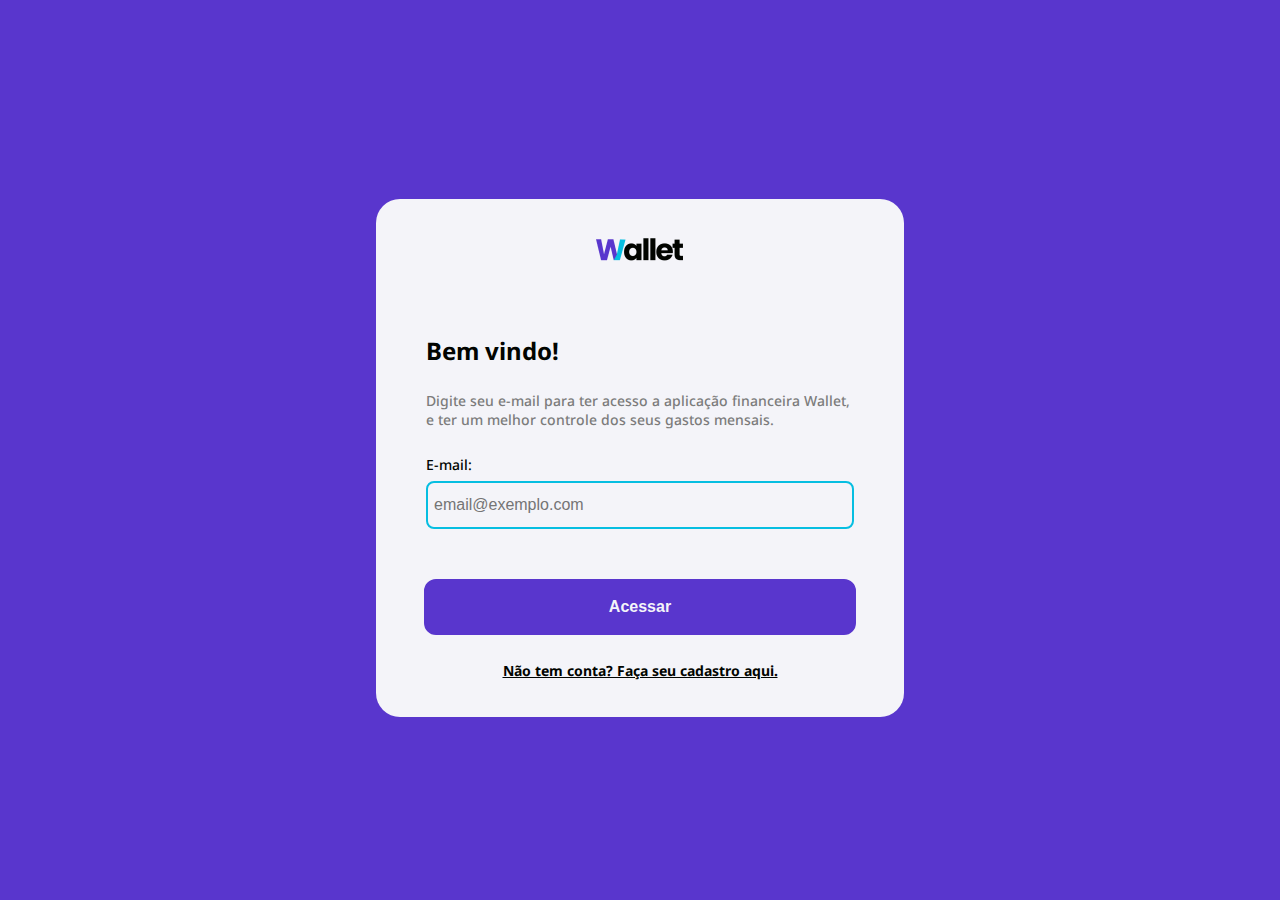
<file: index.html>
<!DOCTYPE html>
<html lang="en">
<head>
  <meta charset="UTF-8">
  <meta http-equiv="X-UA-Compatible" content="IE=edge">
  <meta name="viewport" content="width=device-width, initial-scale=1.0">
  <title>Wallet App - Login</title>
  <link rel="stylesheet" href="style.css">
  <script src="index.js"></script>
</head>
<body>
  <div class="auth-container ">

    <main class="container-login mt">
      <div>
        <img class="logo" src="src/img/logo.png" alt="">
      </div>
      <div class="login-info " >
        <h2>
          Bem vindo!
        </h2>
        <p class="text-login">Digite seu e-mail para ter acesso a aplicação financeira Wallet, e ter um melhor controle dos seus gastos mensais.</p>
        <label class="info-user" for="email-login">E-mail:</label>
        <input class="input-email" type="email" name="email-login" id="email-login" placeholder="email@exemplo.com">
    

      </div>
      <div class="btn-acess">
        <button onclick="onClickLogin()">Acessar</button>
      </div>
      
      <div class="link-cadastro">
        <a href="src/pages/register/index.html">Não tem conta? Faça seu cadastro aqui.</a>
      </div>
        
      </div>
    </main>

  </div>
</body>
</html>
</file>
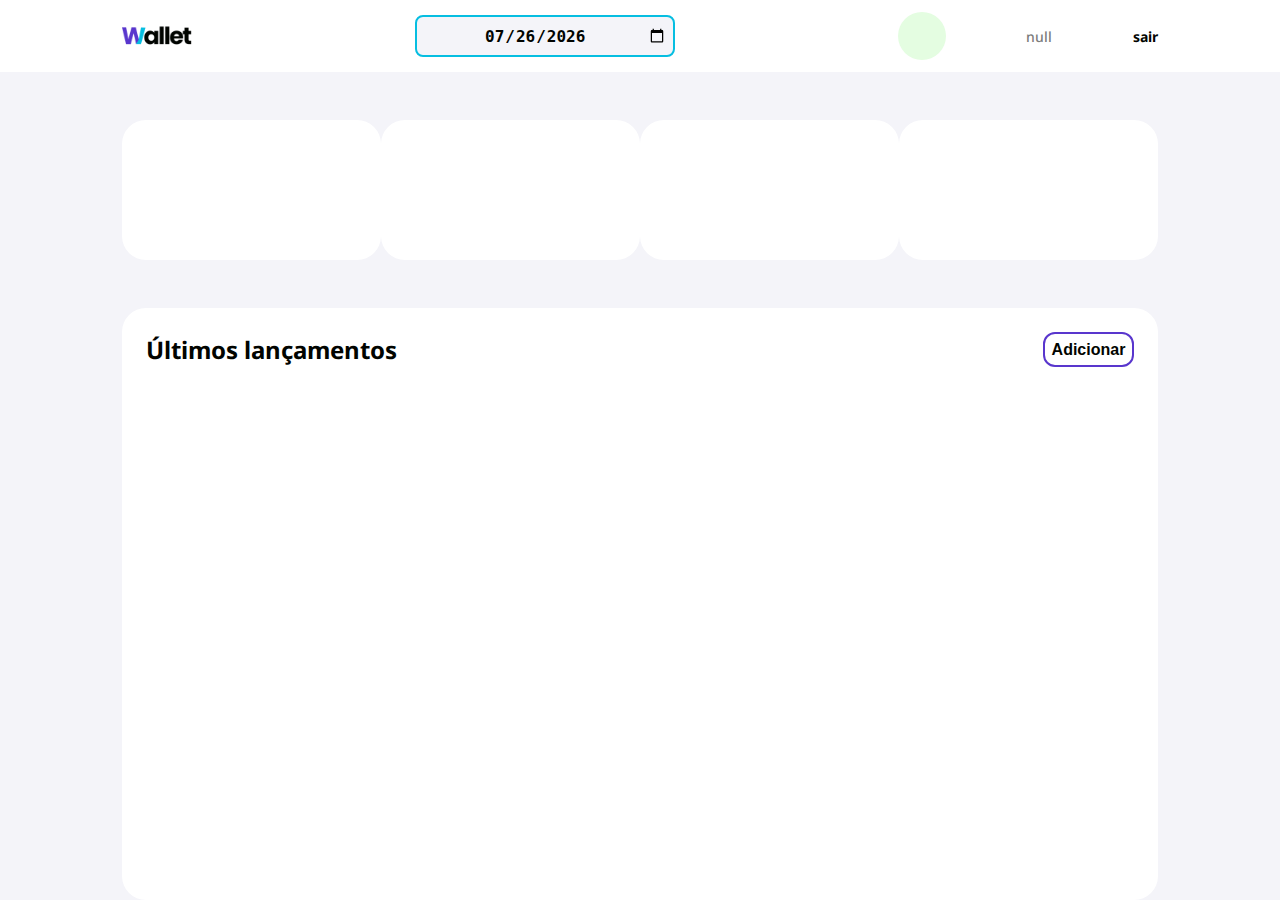
<file: src/pages/home/index.html>
<!DOCTYPE html>
<html>
  <head>
    <title>Wallet App Home</title>
    <link rel="stylesheet" href="../../../style.css" />
    <link rel="stylesheet" href="style.css"/>
    <script src="index.js"></script>
  </head>
  <body>
    <div class="home-content-container">
      <div class="navbar">
        <img
          src="../../img/logo.png"
          class="logo-navbar"
          alt="Logo Wallet App"
        />
        <div class="navbar-calendar-container">
          <input class="input-calendar" id="selected-date" type="date" />
        </div>
        <div id="navbar-user-container" class="navbar-user-container">
          <div id="navbar-user-avatar" class="navbar-user-avatar"></div>
        </div>
      </div>
      <div class="finance-card-container">
        <div id="finance-card-1" class="finance-card"></div>
        <div id="finance-card-2" class="finance-card"></div>
        <div id="finance-card-3" class="finance-card"></div>
        <div id="finance-card-4" class="finance-card"></div>
      </div>
      <div class="table-container">
        <div class="table-content-container">
          <div class="table-content-header">
            <h2>Últimos lançamentos</h2>
            <button onclick="onOpenModal()" class="small">Adicionar</button>
          </div>
          <table id="finances-table"></table>
        </div>
      </div>
    </div>
    <div id="modal" class="modal-background">
      <div class="modal-content">
        <div class="modal-content-header">
          <h3>Adicionar lançamento</h3>
          <button onclick="onCloseModal()" class="small">Fechar</button>
        </div>
        <form id="form-finance-release" class="mt">
          <label class="mt" for="input-title">Título:</label>
          <input
            class="mt smaller"
            type="text"
            id="input-title"
            name="input-title"
            placeholder="Ex: Conta de energia"
            required
          />
          <label class="mt" for="input-value">Valor</label>
          <input
            class="mt smaller"
            type="number"
            step="any"
            id="input-value"
            name="input-value"
            placeholder="R$ 0,00 (Use valores negativos para uma despesa)"
            required
          />
          <label class="mt" for="input-date">Data</label>
          <input
            class="mt smaller"
            type="date"
            id="input-date"
            name="input-date"
            placeholder="00/00/0000"
            required
          />
          <label class="mt" for="input-category">Categoria</label>
          <select
            class="mt smaller"
            id="input-category"
            name="input-category"
            required
          ></select>
          <button type="submit" class="mt full-width">Adicionar</button>
        </form>
      </div>
    </div>
  </body>
</html>
</file>
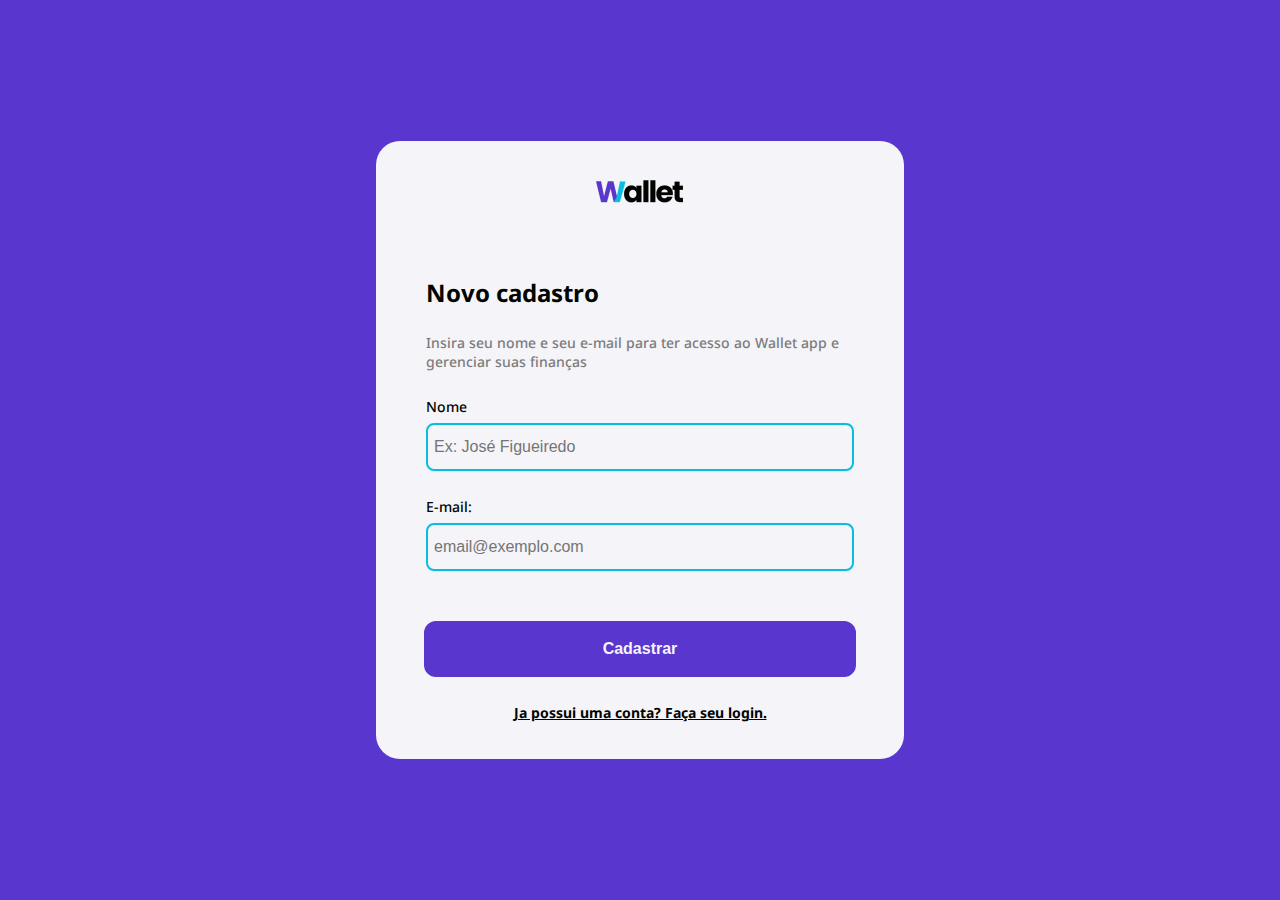
<file: src/pages/register/index.html>
<!DOCTYPE html>
<html lang="en">
<head>
  <meta charset="UTF-8">
  <meta http-equiv="X-UA-Compatible" content="IE=edge">
  <meta name="viewport" content="width=device-width, initial-scale=1.0">
  <title>Wallet App - Cadastrar</title>
  <link rel="stylesheet" href="../../../style.css">
  <script src="index.js"></script>
</head>
<body>
  <div class="auth-container">

    <main class="container-login">
      <div>
        <img class="logo" src="logo.png" alt="">
      </div>
      <div class="login-info " >
        <h2>
          Novo cadastro
        </h2>
        <p class="text-login">Insira seu nome e seu e-mail para ter acesso ao Wallet app e gerenciar suas finanças</p>
       <form id="form-register" action="">
        
        <label for="name-register">Nome</label>
        <input class="input-email" type="text" name="name-register" id="name-register" placeholder="Ex: José Figueiredo" required>
        <label class="info-user" for="email-login">E-mail:</label>
        <input class="input-email" type="email" name="email-login" id="email-login" placeholder="email@exemplo.com" required>
    

      </div>
      <div class="btn-acess">
        <button type="submit">Cadastrar</button>
      </div>
       </form>
      
      <div class="link-cadastro">
        <a href="../../../index.html">Ja possui uma conta? Faça seu login.</a>
      </div>
        
      </div>
    </main>

  </div>
</body>
</html>
</file>
<file: style.css>
@import url('https://fonts.googleapis.com/css2?family=Noto+Sans:ital,wght@0,100;0,200;0,300;0,400;0,500;0,600;0,700;0,800;0,900;1,100;1,200;1,300;1,400;1,500;1,600;1,700;1,800;1,900&display=swap');

body{
padding: 0px;
margin: 0px;
font-family: 'Noto Sans', sans-serif;
color: #010400;
}

h1{
  font-size: 40px;
  margin: 0px;
  padding: 0px;
  font-weight: bolder;
  font-family: 'Noto Sans', sans-serif;
}
h2{
  font-family: 'Noto Sans', sans-serif;
  margin: 0px;
  padding: 0px;
  font-size: 24px;
  font-weight: 700;
}
h3{
  font-family: 'Noto Sans', sans-serif;
  margin: 0px;
  padding: 0px;
  font-size: 18px;
  font-weight: 700;
}
h4{
  font-family: 'Noto Sans', sans-serif;
  margin: 0px;
  padding: 0px;
  font-size: 16px;
  font-weight: 600;
  color: #7c7c7c;
}
p{
  font-family: 'Noto Sans', sans-serif;
  margin: 0px;
  padding: 0px;
  font-size: 14px;
  font-weight: 500;
  color: #7c7c7c;
}
label{
  font-family: 'Noto Sans', sans-serif;
  font-size: 14px;
  font-weight: 500;
}
a{
  font-family: 'Noto Sans', sans-serif;
  font-size: 14px;
  font-weight: 700;
  font-style: Underline;
  color: #010400;
}
button{
  background-color: #5936CD;
  width: 432px;
  height: 56px;
  color: #f4f4f9;
  border: solid 2px #5936CD;
  border-radius: 12px;
  font-weight: bold;
  font-size: 16px;
  cursor: pointer;

}

button.small{
  background-color: #fff;
  color: #010400;
  width: 91px;
  height: 35px;
  border: solid 2px #5936CD;
  cursor: pointer;
}

input{
  background-color: #f4f4f9;
  width: 100%;
  height: 48px;
  border: solid 2px #06bee1;
  border-radius: 8px;
  color: #010400;
  font-size: 16px;
  padding: 6px;
  box-sizing: border-box;
}

select{
  background-color: #f4f4f9;
  width: 100%;
  height: 48px;
  border: solid 2px #06bee1;
  border-radius: 8px;
  color: #010400;
  font-size: 16px;
  padding: 6px;
  box-sizing: border-box;
}


.mt{
  margin-top: 16px;
}

.mt.large{
  margin-top: 24px;
}
.mt.larger{
  margin-top: 32px;
}

.mt.small{
  margin-top: 12px;
}

.mt.smaller{
  margin-top: 6px;
}

.logo{
  width: 88px;
  height: auto;
  margin-bottom: 38px;
}

.auth-container{
  width: 100vw;
  height: 100vh;
  background-color: #5936CD;
  display: flex;
  align-items: center;
  justify-content: center;
}

.container-login{
  width: 480px;
 height: auto;
  background-color: #f4f4f9;
  border-radius: 24px;
  padding: 36px 24px 36px 24px;
  display: flex;
  flex-direction: column;
  align-items: center;
  justify-content: center;
  
}
.login-info{
  padding: 26px;
}
.text-login{
  margin-top: 24px;
  margin-bottom: 24px;
}
.input-email{
  margin-top: 6px;
  margin-bottom: 24px;
}

.btn-acess{
  margin-bottom: 24px;
  cursor: pointer;
}
</file>
<file: src/pages/home/style.css>
.home-content-container {
  display: flex;
  flex-direction: column;
  align-items: flex-start;
  justify-content: flex-start;
  width: 100vw;
  height: auto;
  min-height: 100vh;
  background-color: #f4f4f9;
}

.navbar {
  display: flex;
  flex-direction: row;
  align-items: center;
  justify-content: space-between;
  height: 72px;
  width: 100vw;
  background-color: #ffffff;
  padding: 24px 122px;
  box-sizing: border-box;
}

.logo-navbar {
  height: 24px;
  width: auto;
}

.navbar-calendar-container {
  display: flex;
  flex-direction: row;
  align-items: center;
  width: 260px;
}

.navbar-user-container {
  display: flex;
  flex-direction: row;
  align-items: center;
  justify-content: space-between;
  width: 260px;
  height: 100%;
}

.navbar-user-avatar {
  display: flex;
  align-items: center;
  justify-content: center;
  height: 48px;
  width: 48px;
  border-radius: 24px;
  background-color: #e4fde1;
}

.finance-card-container {
  display: flex;
  width: 100%;
  flex-direction: row;
  align-items: center;
  justify-content: space-between;
  padding: 48px 122px;
  box-sizing: border-box;
}

.finance-card {
  display: flex;
  flex-direction: column;
  align-items: center;
  justify-content: center;
  width: 280px;
  height: 140px;
  border-radius: 24px;
  background-color: #ffffff;
}

.table-container {
  display: flex;
  width: 100%;
  flex-direction: column;
  align-items: flex-start;
  justify-content: flex-start;
  padding: 0px 122px;
  box-sizing: border-box;
}

.table-content-container {
  display: flex;
  width: 100%;
  flex-direction: column;
  align-items: flex-start;
  justify-content: flex-start;
  background-color: #ffffff;
  border-radius: 24px;
  height: 592px;
  padding: 24px;
  box-sizing: border-box;
}

.table-content-header {
  display: flex;
  width: 100%;
  flex-direction: row;
  align-items: center;
  justify-content: space-between;
  padding-bottom: 24px;
  box-sizing: border-box;
}

table {
  width: 100%;
}

th {
  text-align: left;
  color: #7c7c7c;
}

tr {
  height: 32px;
}

th.right {
  text-align: right;
}

th.center {
  text-align: center;
}

td {
  color: #7c7c7c;
}

td.right {
  text-align: right;
}

td.center {
  text-align: center;
}

.modal-background {
  display: none;
  flex-direction: column;
  align-items: flex-end;
  position: fixed;
  top: 0;
  left: 0;
  bottom: 0;
  right: 0;
  width: 100vw;
  height: 100vh;
  background-color: rgba(1, 4, 0, 0.2);
}

.modal-content {
  height: 100%;
  width: 480px;
  background-color: #f4f4f9;
  padding: 24px;
  box-sizing: border-box;
}

.modal-content-header {
  display: flex;
  flex-direction: row;
  justify-content: space-between;
  align-items: center;
  width: 100%;
}

.input-calendar {
  width: 100%;
  height: 42px;
  text-align: center;
  font-weight: 600;
  font-size: 16px;
}
</file>
